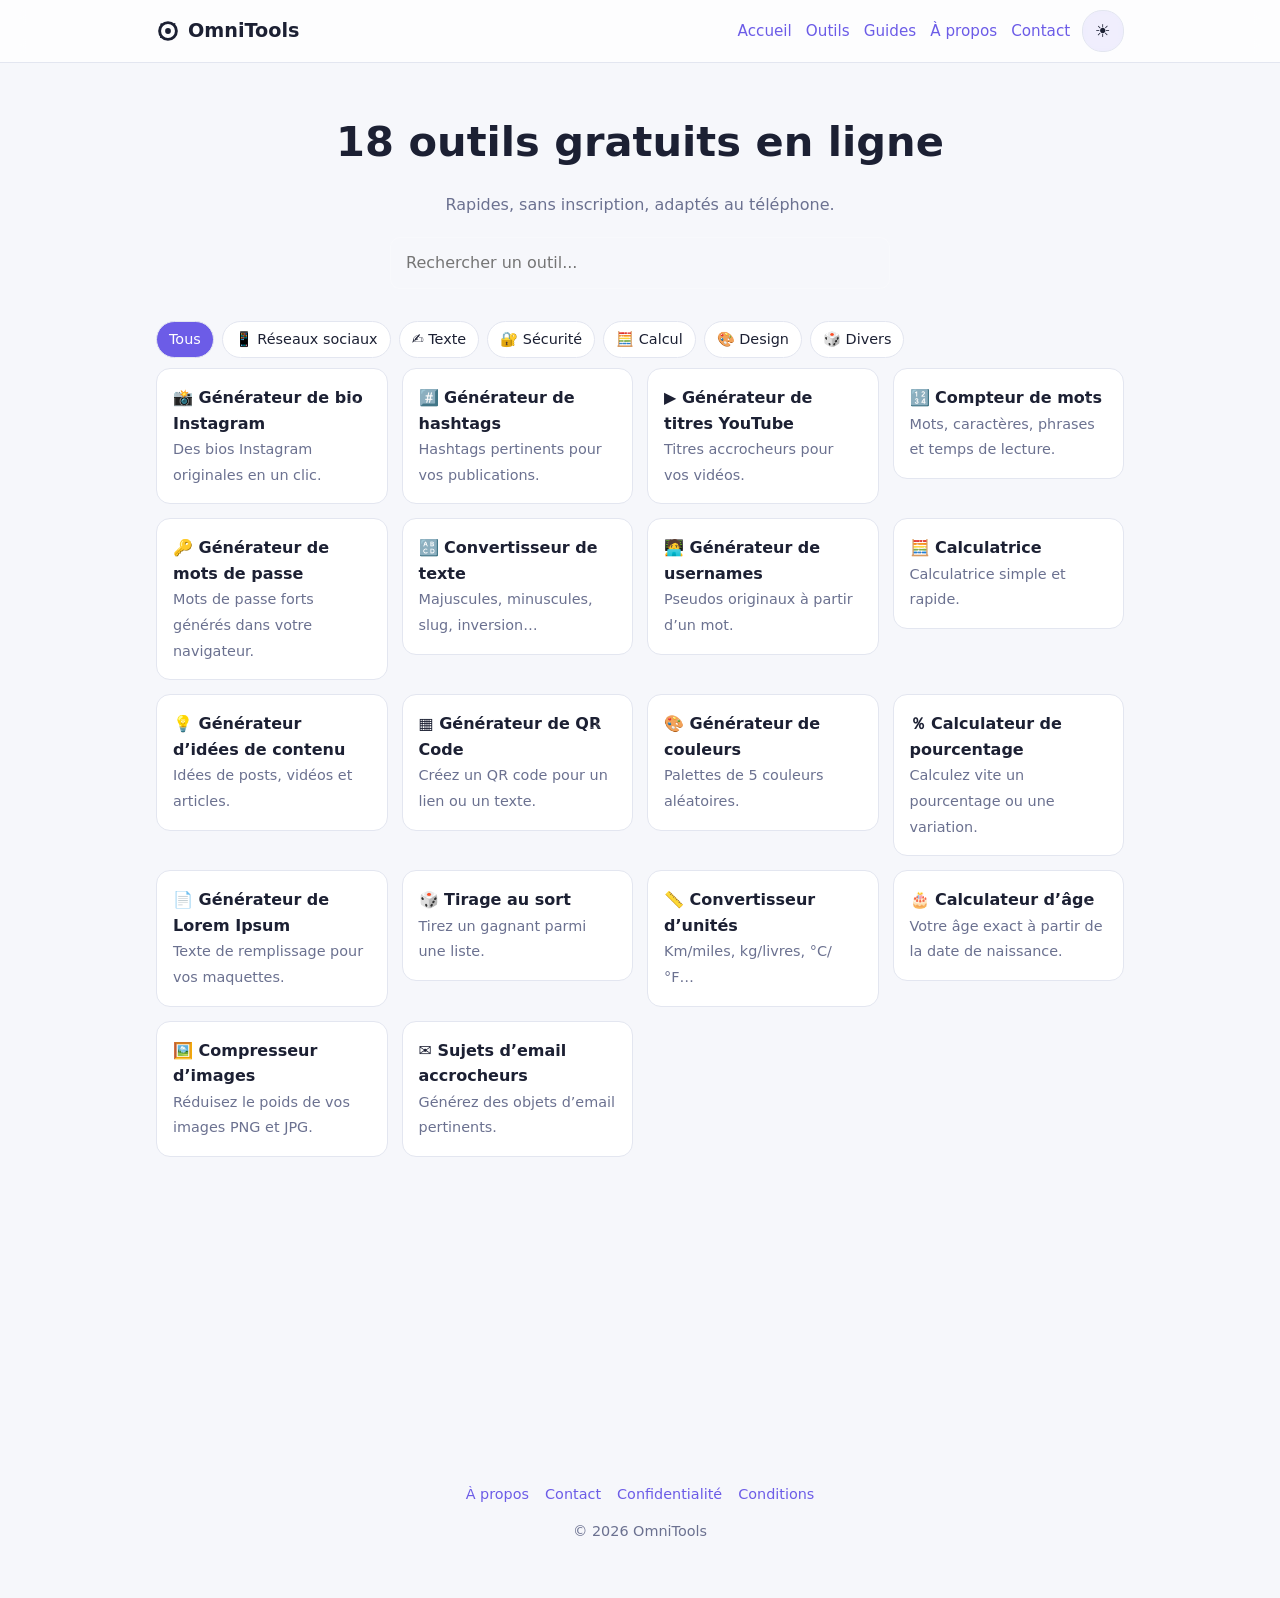
<file: index.html>
<!DOCTYPE html>
<html lang="fr" data-theme="dark">
<head>
  <meta charset="utf-8" />
  <meta name="viewport" content="width=device-width, initial-scale=1.0" />
  
  <title>OmniTools – Boîte à outils gratuite en ligne</title>
  <meta name="description" content="18 outils gratuits : bio Instagram, hashtags, titres YouTube, mots de passe, QR code, compresseur d'images, calculatrice et plus." />
  <meta name="keywords" content="outils gratuits, générateur bio instagram, hashtags, titres youtube, compteur de mots, qr code" />
  <meta name="author" content="OmniTools" />

  <meta property="og:type" content="website" />
  <meta property="og:url" content="https://omnitools-officiel.github.io/omnitools/" />
  <meta property="og:title" content="OmniTools – Boîte à outils gratuite en ligne" />
  <meta property="og:description" content="Accédez à des dizaines d'outils simples, rapides et sans inscription sur mobile." />

  <link rel="icon" href="data:image/svg+xml,<svg xmlns=%22http://www.w3.org/2000/svg%22><text y=%22.9em%22 font-size=%2290%22>🧰</text></svg>">
  <link rel="stylesheet" href="style.css" />

  <script src="app.js" defer></script>
</head>
<body data-p="home">

  <!-- L'application charge ICI en premier sans aucun blocage publicitaire -->
  <main class="wrap" id="app"></main>

  <!-- Une seule bannière en tout bas de page sous le site -->
  <div style="text-align: center; margin: 20px auto; min-height: 250px;">
    <script>
      atOptions = {
        'key' : '812205587c049f865be1c4d32eb0eaa1',
        'format' : 'iframe',
        'height' : 250,
        'width' : 300,
        'params' : {}
      };
    </script>
    <script src="https://assistedtogether.com/812205587c049f865be1c4d32eb0eaa1/invoke.js"></script>
  </div>

</body>
</html>
</file>
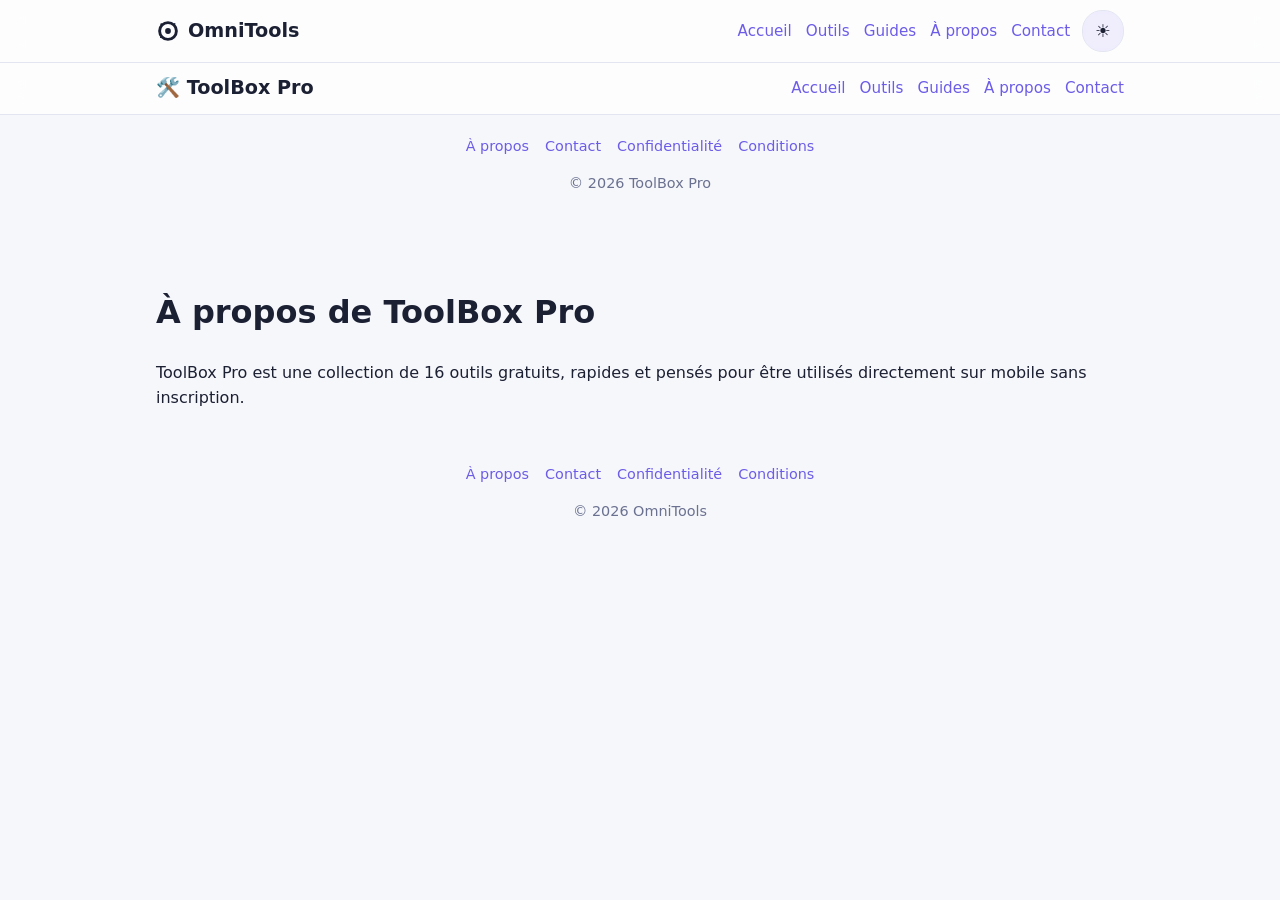
<file: a-propos.html>
<!DOCTYPE html>
<html lang="fr">
<head>
    <meta charset="utf-8">
    <meta name="viewport" content="width=device-width,initial-scale=1">
    <title>À propos – ToolBox Pro</title>
    <link rel="stylesheet" href="style.css">
    <script src="app.js" defer></script>
</head>
<body>
    <script>
        // Charge le header et le footer automatiques du site
        document.addEventListener('DOMContentLoaded', () => {
            const dk = localStorage.th ? localStorage.th == 'd' : matchMedia('(prefers-color-scheme:dark)').matches;
            document.documentElement.dataset.theme = dk ? 'dark' : 'light';
            document.body.insertAdjacentHTML('afterbegin', `<header><div class="wrap"><a class="logo" href="index.html">🛠️ ToolBox Pro</a><nav><a href="index.html">Accueil</a><a href="index.html#outils">Outils</a><a href="guides.html">Guides</a><a href="a-propos.html">À propos</a><a href="contact.html">Contact</a></nav></div></header>`);
            document.body.insertAdjacentHTML('beforeend', `<footer><a href="a-propos.html">À propos</a><a href="contact.html">Contact</a><a href="confidentialite.html">Confidentialité</a><a href="conditions.html">Conditions</a><p>© ${new Date().getFullYear()} ToolBox Pro</p></footer>`);
            document.body.insertAdjacentHTML('beforeend', `<main class="wrap"><h1>À propos de ToolBox Pro</h1><p>ToolBox Pro est une collection de 16 outils gratuits, rapides et pensés pour être utilisés directement sur mobile sans inscription.</p></main>`);
        });
    </script>
</body>
</html>
</file>
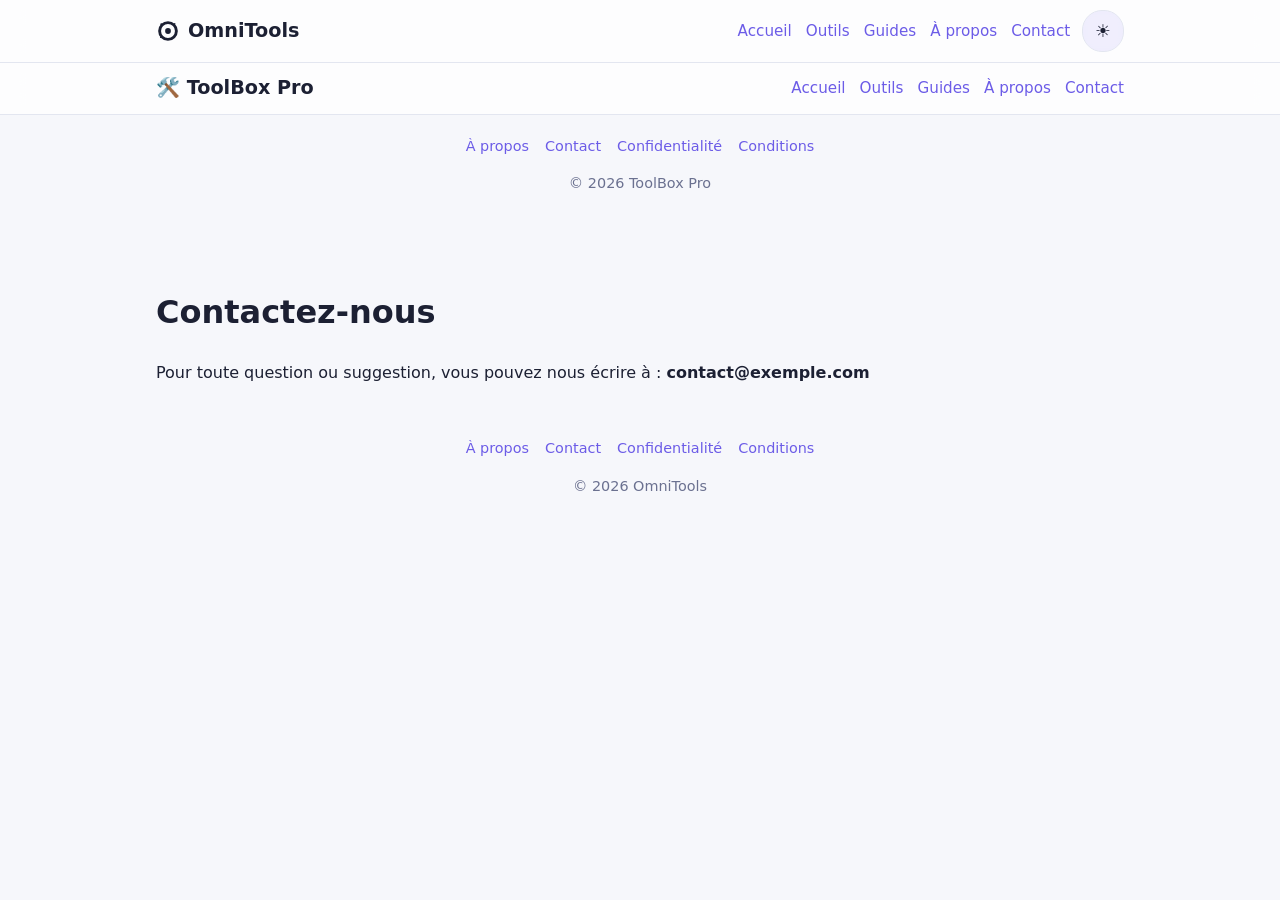
<file: contact.html>
<!DOCTYPE html>
<html lang="fr">
<head>
    <meta charset="utf-8">
    <meta name="viewport" content="width=device-width,initial-scale=1">
    <title>Contact – ToolBox Pro</title>
    <link rel="stylesheet" href="style.css">
    <script src="app.js" defer></script>
</head>
<body>
    <script>
        document.addEventListener('DOMContentLoaded', () => {
            const dk = localStorage.th ? localStorage.th == 'd' : matchMedia('(prefers-color-scheme:dark)').matches;
            document.documentElement.dataset.theme = dk ? 'dark' : 'light';
            document.body.insertAdjacentHTML('afterbegin', `<header><div class="wrap"><a class="logo" href="index.html">🛠️ ToolBox Pro</a><nav><a href="index.html">Accueil</a><a href="index.html#outils">Outils</a><a href="guides.html">Guides</a><a href="a-propos.html">À propos</a><a href="contact.html">Contact</a></nav></div></header>`);
            document.body.insertAdjacentHTML('beforeend', `<footer><a href="a-propos.html">À propos</a><a href="contact.html">Contact</a><a href="confidentialite.html">Confidentialité</a><a href="conditions.html">Conditions</a><p>© ${new Date().getFullYear()} ToolBox Pro</p></footer>`);
            document.body.insertAdjacentHTML('beforeend', `<main class="wrap"><h1>Contactez-nous</h1><p>Pour toute question ou suggestion, vous pouvez nous écrire à : <strong>contact@exemple.com</strong></p></main>`);
        });
    </script>
</body>
</html>
</file>
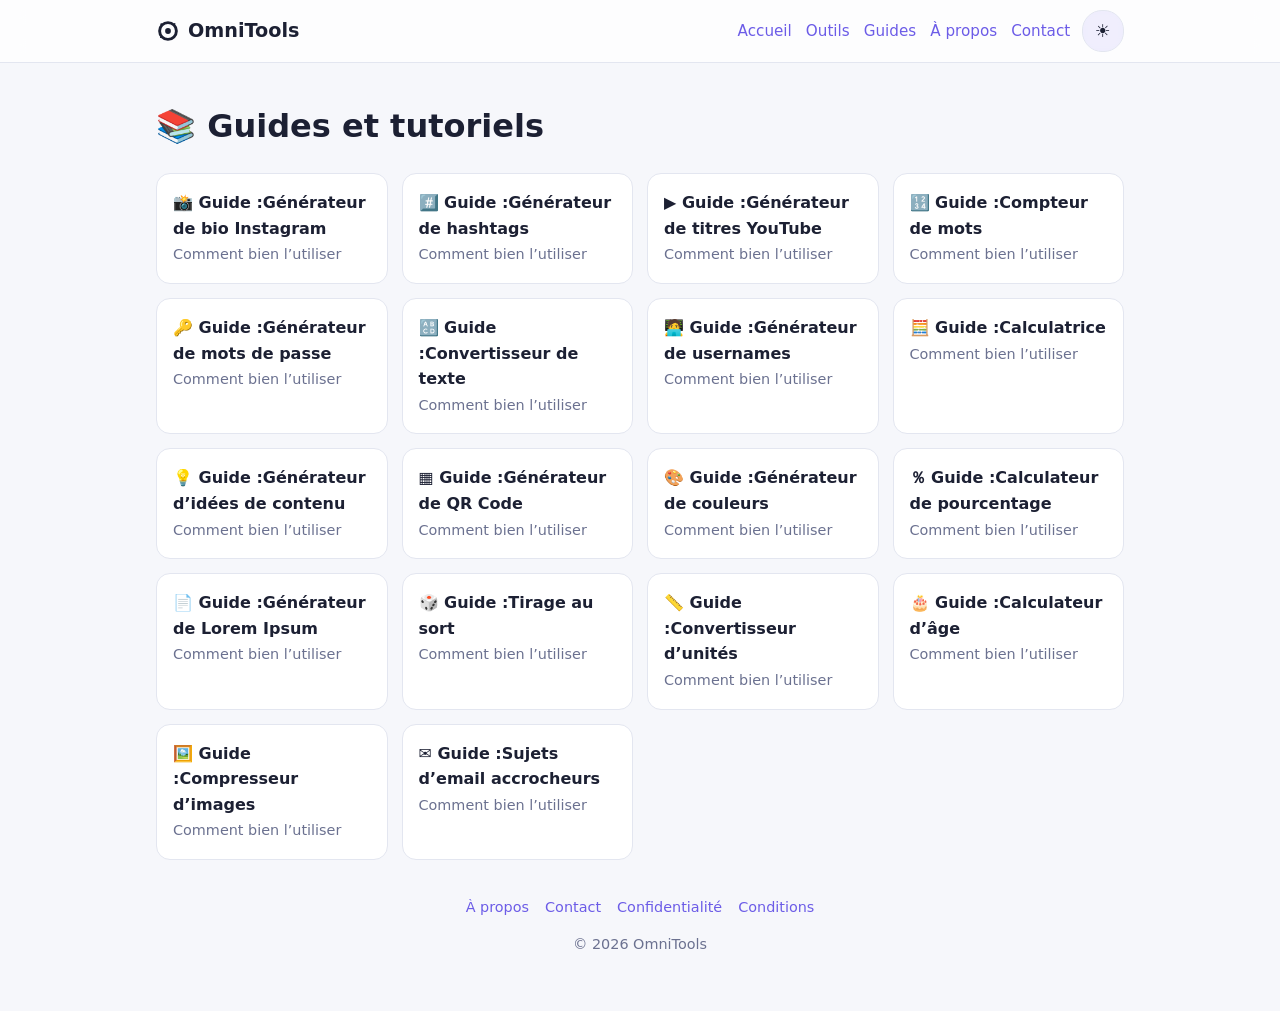
<file: guides.html>
<!DOCTYPE html>
<html lang="fr">
<head>
    <meta charset="utf-8">
    <meta name="viewport" content="width=device-width,initial-scale=1">
    <title>Guides – ToolBox Pro</title>
    <meta name="description" content="Guides et tutoriels d'utilisation des outils.">
    <link rel="stylesheet" href="style.css">
    <script src="app.js" defer></script>
</head>
<body data-p="guides">
    <main class="wrap" id="app"></main>
</body>
</html>
</file>
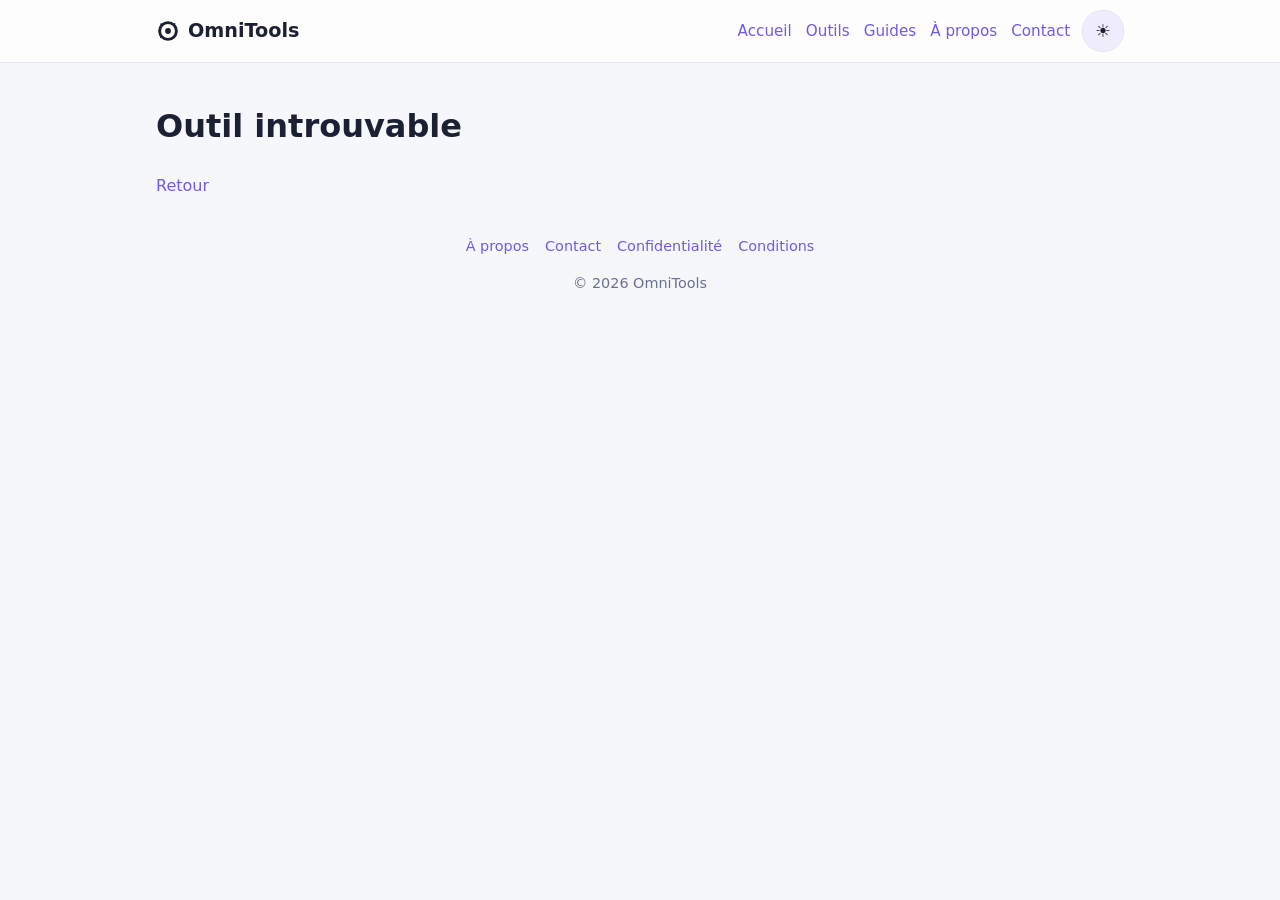
<file: outil.html>
<!DOCTYPE html>
<html lang="fr">
<head>
    <meta charset="utf-8">
    <meta name="viewport" content="width=device-width,initial-scale=1">
    <title>Outil – ToolBox Pro</title>
    <meta name="description" content="Outil gratuit en ligne.">
    <link rel="stylesheet" href="style.css">
    <script src="app.js" defer></script>
</head>
<body data-p="tool">
    <main class="wrap" id="app"></main>
</body>
</html>
</file>
<file: style.css>
:root {
  --bg: #f6f7fb;
  --card: #ffffff;
  --tx: #1c2033;
  --mu: #6b7190;
  --pr: #6c5ce7;
  --bd: #e3e6f0;
  --header-bg: rgba(255, 255, 255, 0.75);
  --btn-glass: rgba(108, 92, 231, 0.1);
}

[data-theme="dark"] {
  --bg: #0f1220;
  --card: #181c30;
  --tx: #eceefb;
  --mu: #9aa0c3;
  --pr: #7d6cf6;
  --bd: #2a3050;
  --header-bg: rgba(24, 28, 48, 0.75);
  --btn-glass: rgba(255, 255, 255, 0.08);
}

* {
  box-sizing: border-box;
}

body {
  margin: 0;
  font: 16px/1.6 system-ui, -apple-system, BlinkMacSystemFont, "Segoe UI", Roboto, sans-serif;
  background: var(--bg);
  color: var(--tx);
}

a {
  color: var(--pr);
  text-decoration: none;
}

.wrap {
  max-width: 1000px;
  margin: auto;
  padding: 16px;
}

/* Header style iOS (Glassmorphism avec effet flouté) */
header {
  background: var(--header-bg);
  backdrop-filter: blur(12px);
  -webkit-backdrop-filter: blur(12px);
  border-bottom: 1px solid var(--bd);
  position: sticky;
  top: 0;
  z-index: 10;
}

header .wrap {
  display: flex;
  align-items: center;
  gap: 12px;
  flex-wrap: wrap;
  padding: 10px 16px;
}

.logo {
  font-weight: 800;
  font-size: 1.2rem;
  color: var(--tx);
  margin-right: auto;
  display: flex;
  align-items: center;
  gap: 8px;
}

.logo-icon {
  width: 24px;
  height: 24px;
  display: inline-block;
}

nav {
  display: flex;
  gap: 14px;
  flex-wrap: wrap;
  font-size: 0.95rem;
}

button, .btn {
  background: var(--pr);
  color: #fff;
  border: 0;
  border-radius: 10px;
  padding: 9px 16px;
  font: inherit;
  cursor: pointer;
  display: inline-block;
}

/* Bouton mode sombre / clair transparent style iOS (Apple) */
#th {
  background: var(--btn-glass);
  backdrop-filter: blur(8px);
  -webkit-backdrop-filter: blur(8px);
  border: 1px solid var(--bd);
  color: var(--tx);
  font-size: 1.1rem;
  padding: 6px 12px;
  border-radius: 20px;
  display: flex;
  align-items: center;
  justify-content: center;
  transition: all 0.2s ease;
}

#th:active {
  transform: scale(0.95);
}

input, select, textarea {
  width: 100%;
  padding: 10px;
  border: 1px solid var(--bd);
  border-radius: 10px;
  background: var(--card);
  color: var(--tx);
  font: inherit;
  margin: 4px 0 12px;
}

label {
  display: block;
  font-weight: 600;
  font-size: 0.9rem;
}

.hero {
  text-align: center;
  padding: 30px 0 10px;
}

.hero h1 {
  font-size: clamp(1.7rem, 5vw, 2.6rem);
  margin: 0 0 8px;
}

.hero p {
  color: var(--mu);
}

.chips {
  display: flex;
  gap: 8px;
  flex-wrap: wrap;
  margin: 10px 0;
}

.chip {
  background: var(--card);
  border: 1px solid var(--bd);
  color: var(--tx);
  padding: 6px 12px;
  border-radius: 99px;
  font-size: 0.9rem;
}

.chip.on {
  background: var(--pr);
  color: #fff;
}

.grid {
  display: grid;
  grid-template-columns: repeat(auto-fill, minmax(230px, 1fr));
  gap: 14px;
}

.card {
  background: var(--card);
  border: 1px solid var(--bd);
  border-radius: 14px;
  padding: 16px;
  color: var(--tx);
  display: block;
}

.card:hover {
  border-color: var(--pr);
  transform: translateY(-2px);
}

.card b {
  display: block;
}

.card span {
  color: var(--mu);
  font-size: 0.9rem;
}

.box {
  background: var(--card);
  border: 1px solid var(--bd);
  border-radius: 14px;
  padding: 18px;
  margin: 14px 0;
}

.out pre {
  white-space: pre-wrap;
  background: var(--bg);
  padding: 12px;
  border-radius: 10px;
}

.line {
  display: flex;
  gap: 8px;
  align-items: center;
  justify-content: space-between;
  padding: 8px 0;
  border-bottom: 1px solid var(--bd);
}

.line button {
  padding: 4px 10px;
  font-size: 0.8rem;
  flex: none;
}

.ad {
  color: var(--mu);
  text-align: center;
  margin: 10px 0;
  font-size: 0.85rem;
}

.ad:empty {
  display: none;
}

.calc {
  display: grid;
  grid-template-columns: repeat(4, 1fr);
  gap: 8px;
}

.calc button {
  background: var(--bg);
  color: var(--tx);
  border: 1px solid var(--bd);
  padding: 14px;
}

.sw {
  display: flex;
  gap: 8px;
  flex-wrap: wrap;
}

.sw div {
  flex: 1;
  min-width: 80px;
  height: 90px;
  border-radius: 12px;
  display: flex;
  align-items: flex-end;
  justify-content: center;
  color: #fff;
  font: 600 0.8rem monospace;
  cursor: pointer;
  padding: 6px;
  text-shadow: 0 0 4px #000;
}

footer {
  text-align: center;
  color: var(--mu);
  font-size: 0.9rem;
  padding: 20px 16px 40px;
}

footer a {
  margin: 0 8px;
  display: inline-block;
}
</file>
